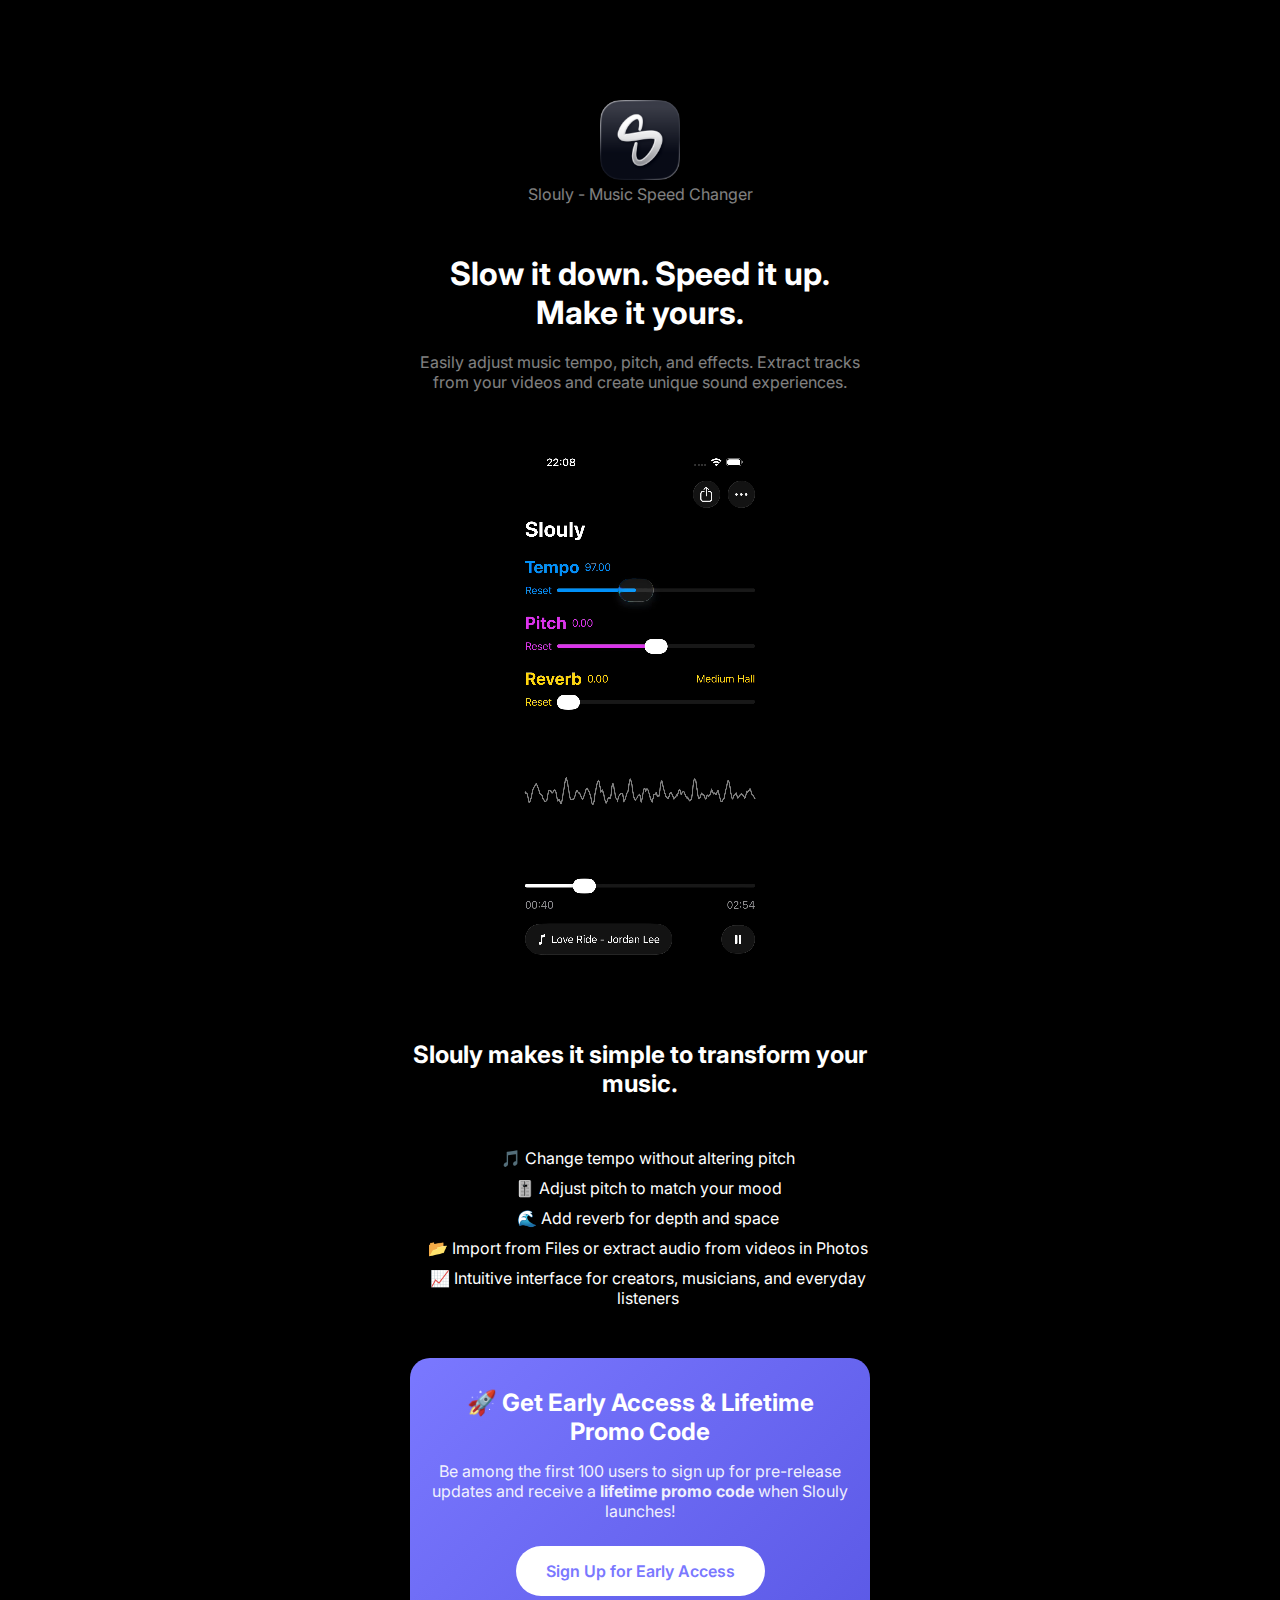
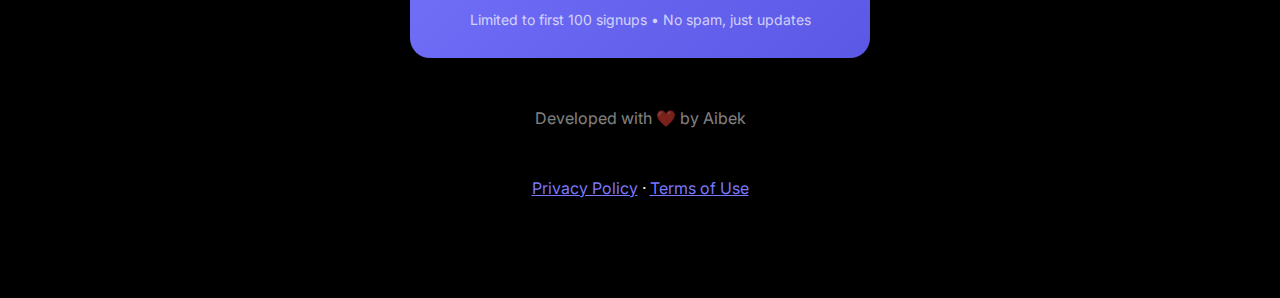
<file: index.html>
<!DOCTYPE html>
<html lang="en">
<head>
    <meta charset="UTF-8">
    <meta name="viewport" content="width=device-width, initial-scale=1.0">
    <title>Slouly - Music Speed Changer</title>
    <link rel="stylesheet" href="./index.css">
    <link rel="preconnect" href="https://fonts.googleapis.com">
    <link rel="preconnect" href="https://fonts.gstatic.com" crossorigin>
    <link href="https://fonts.googleapis.com/css2?family=Inter:wght@400;500;600&display=swap" rel="stylesheet">
    <link rel="apple-touch-icon" sizes="180x180" href="./assets/favicon/apple-touch-icon.png">
    <link rel="icon" type="image/png" sizes="32x32" href="./assets/favicon/favicon-32x32.png">
    <link rel="icon" type="image/png" sizes="16x16" href="./assets/favicon/favicon-16x16.png">
    <link rel="manifest" href="./assets/favicon/site.webmanifest">
</head>
<body>
<main class="container">
    <section>
        <img src="./assets/logo.png" alt="Logo" width="80px" height="80px"/>
        <p class="secondary">Slouly - Music Speed Changer</p>
    </section>
    <section>
        <h1>Slow it down. Speed it up. Make it yours.</h1>
        <br />
        <p class="secondary">Easily adjust music tempo, pitch, and effects. Extract tracks from your videos and create unique sound experiences.</p>
    </section>
    <video
            muted
            loop
            autoPlay
            playsInline
            poster="./assets/preview.png"
            preload="none">
        <source src="./assets/preview.webm" type="video/webm"/>
        <source src="./assets/preview.mp4" type="video/mp4"/>
    </video>
    <section>
        <h2>Slouly makes it simple to transform your music.</h2>
    </section>
    <section>
        <ul class="features">
            <li>🎵 Change tempo without altering pitch</li>
            <li>🎚️ Adjust pitch to match your mood</li>
            <li>🌊 Add reverb for depth and space</li>
            <li>📂 Import from Files or extract audio from videos in Photos</li>
            <li>📈 Intuitive interface for creators, musicians, and everyday listeners</li>
        </ul>
    </section>
    <section class="pre-release">
        <h2>🚀 Get Early Access & Lifetime Promo Code</h2>
        <p class="secondary">Be among the first 100 users to sign up for pre-release updates and receive a <strong>lifetime promo code</strong> when Slouly launches!</p>
        <a href="https://forms.gle/iMAXzz3qhZrZ9Sj59" target="_blank" class="cta-button">
            Sign Up for Early Access
        </a>
        <p class="small-text">Limited to first 100 signups • No spam, just updates</p>
    </section>
    <!-- <section>
        <h2>Try for free. Upgrade once to unlock exporting and save your masterpieces forever.</h2>
    </section>
    <section>
        <a href="https://apps.apple.com/app/id6748889278" target="_blank">
            <img src="./assets/appstore.svg" alt="AppStore" width="150px" />
        </a>
    </section>
    <section>
        <a href="https://apps.apple.com/app/id6748889278" target="_blank" style="background: white; padding: 10px; display: inline-block; border-radius: 20px">
            <img src="./assets/qr.svg" alt="QR" width="150px" />
        </a>
    </section> -->
    <section>
        <p class="secondary">Developed with ❤️ by Aibek</p>
    </section>
    <footer>
        <a href="./privacy">Privacy Policy</a>
        <span>·</span>
        <a href="./terms">Terms of Use</a>
    </footer>
</main>
</body>
</html>
</file>
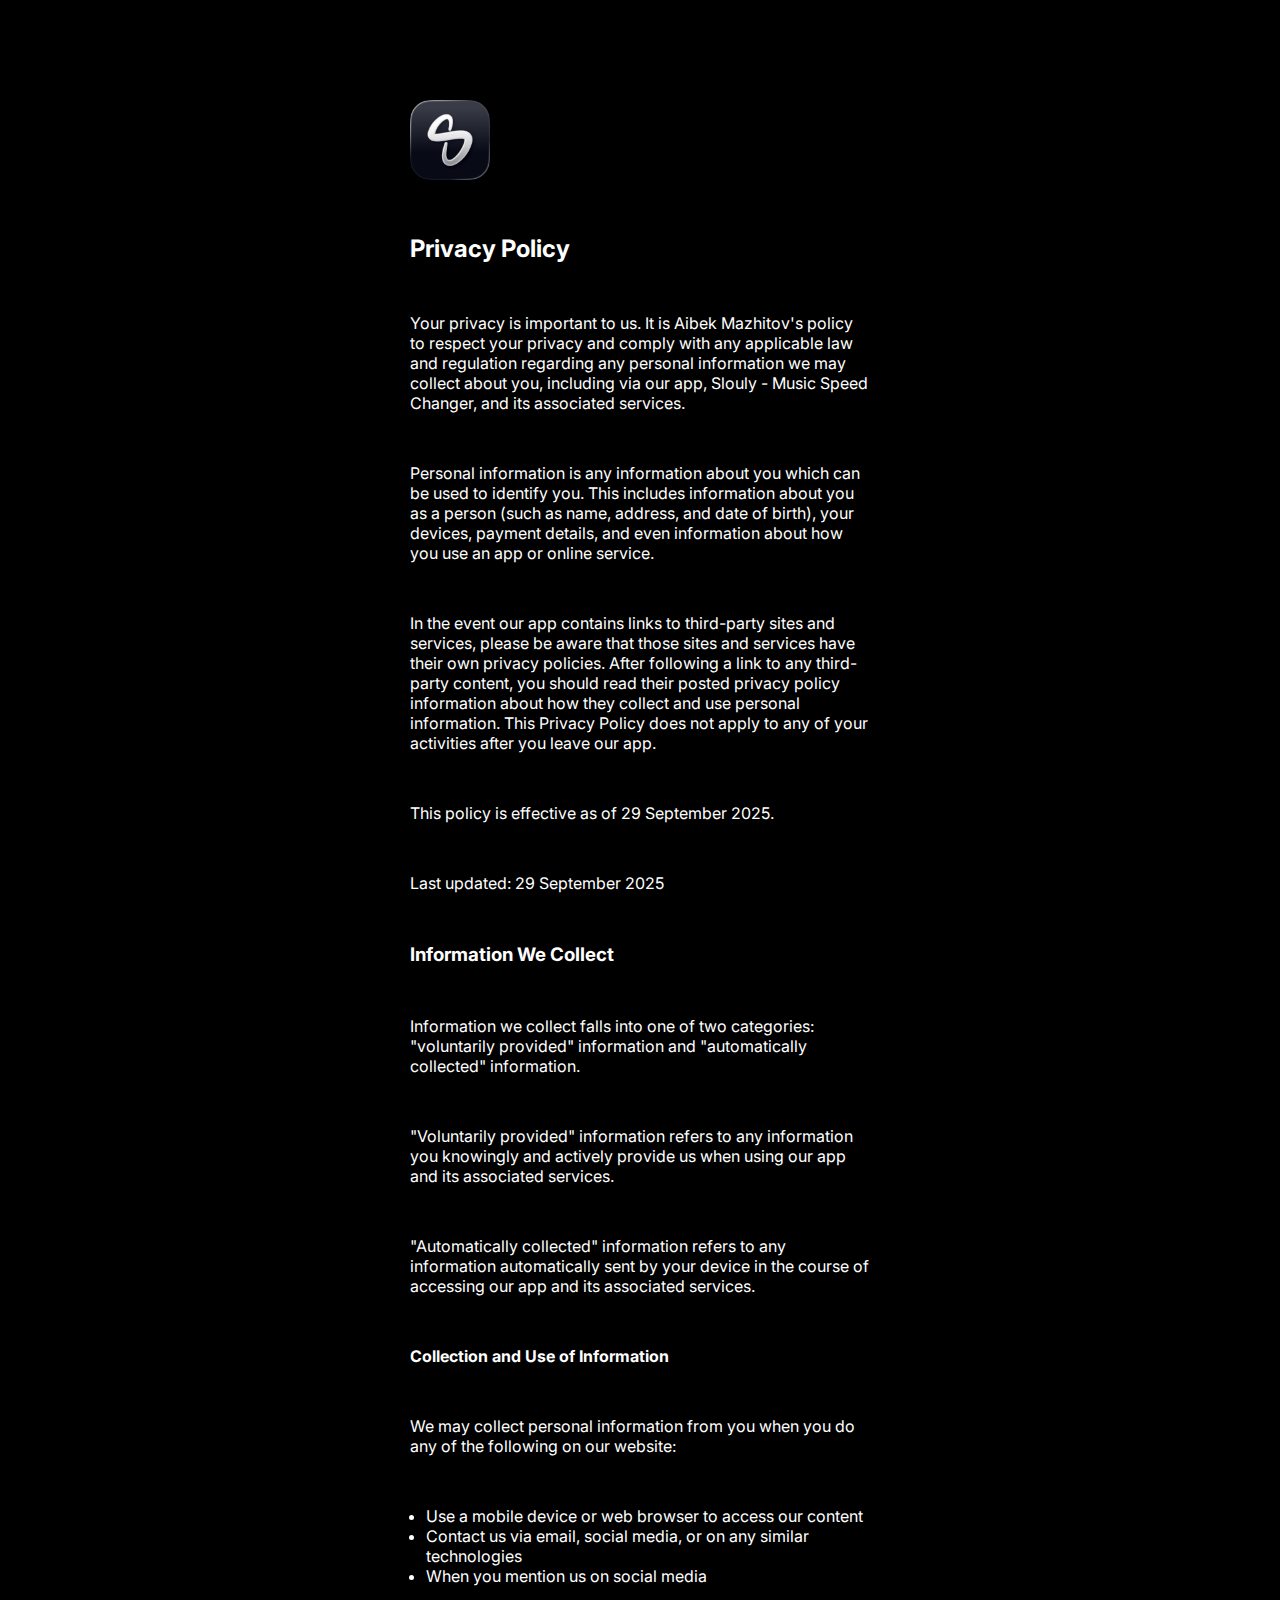
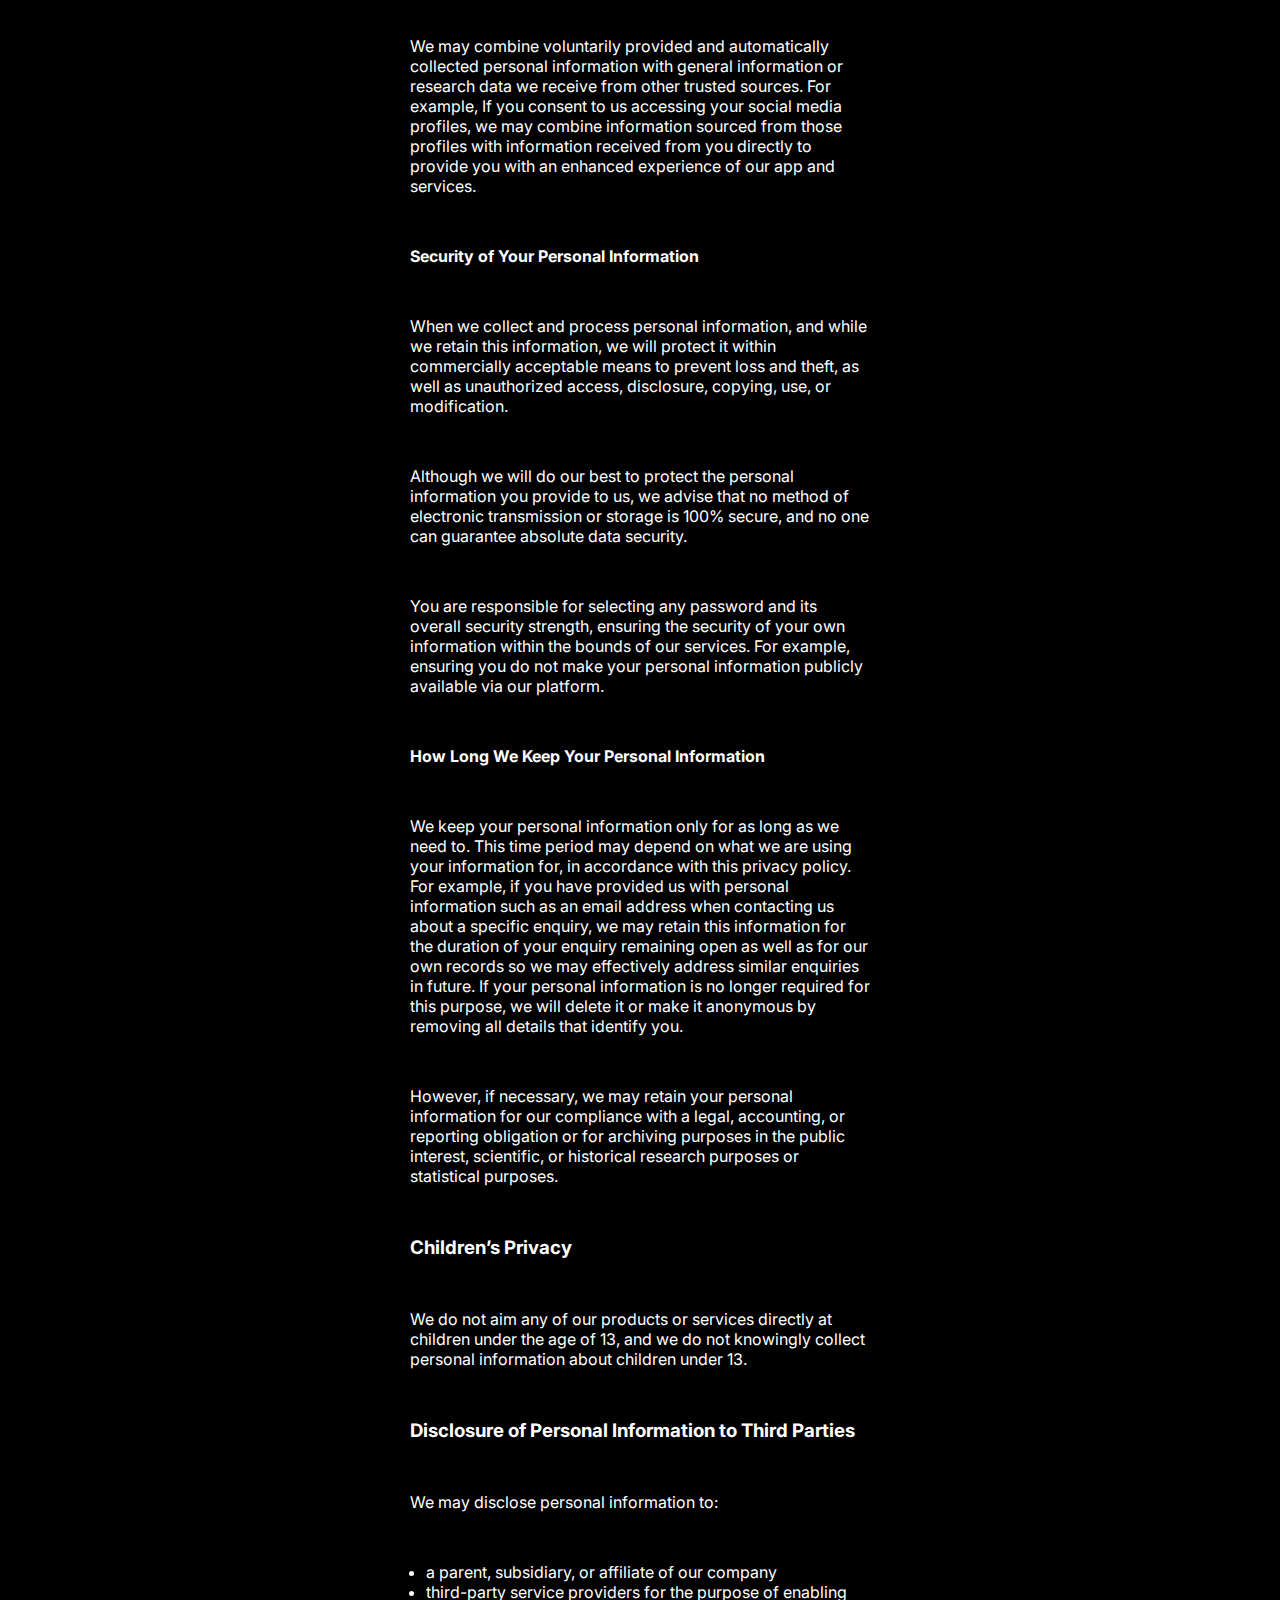
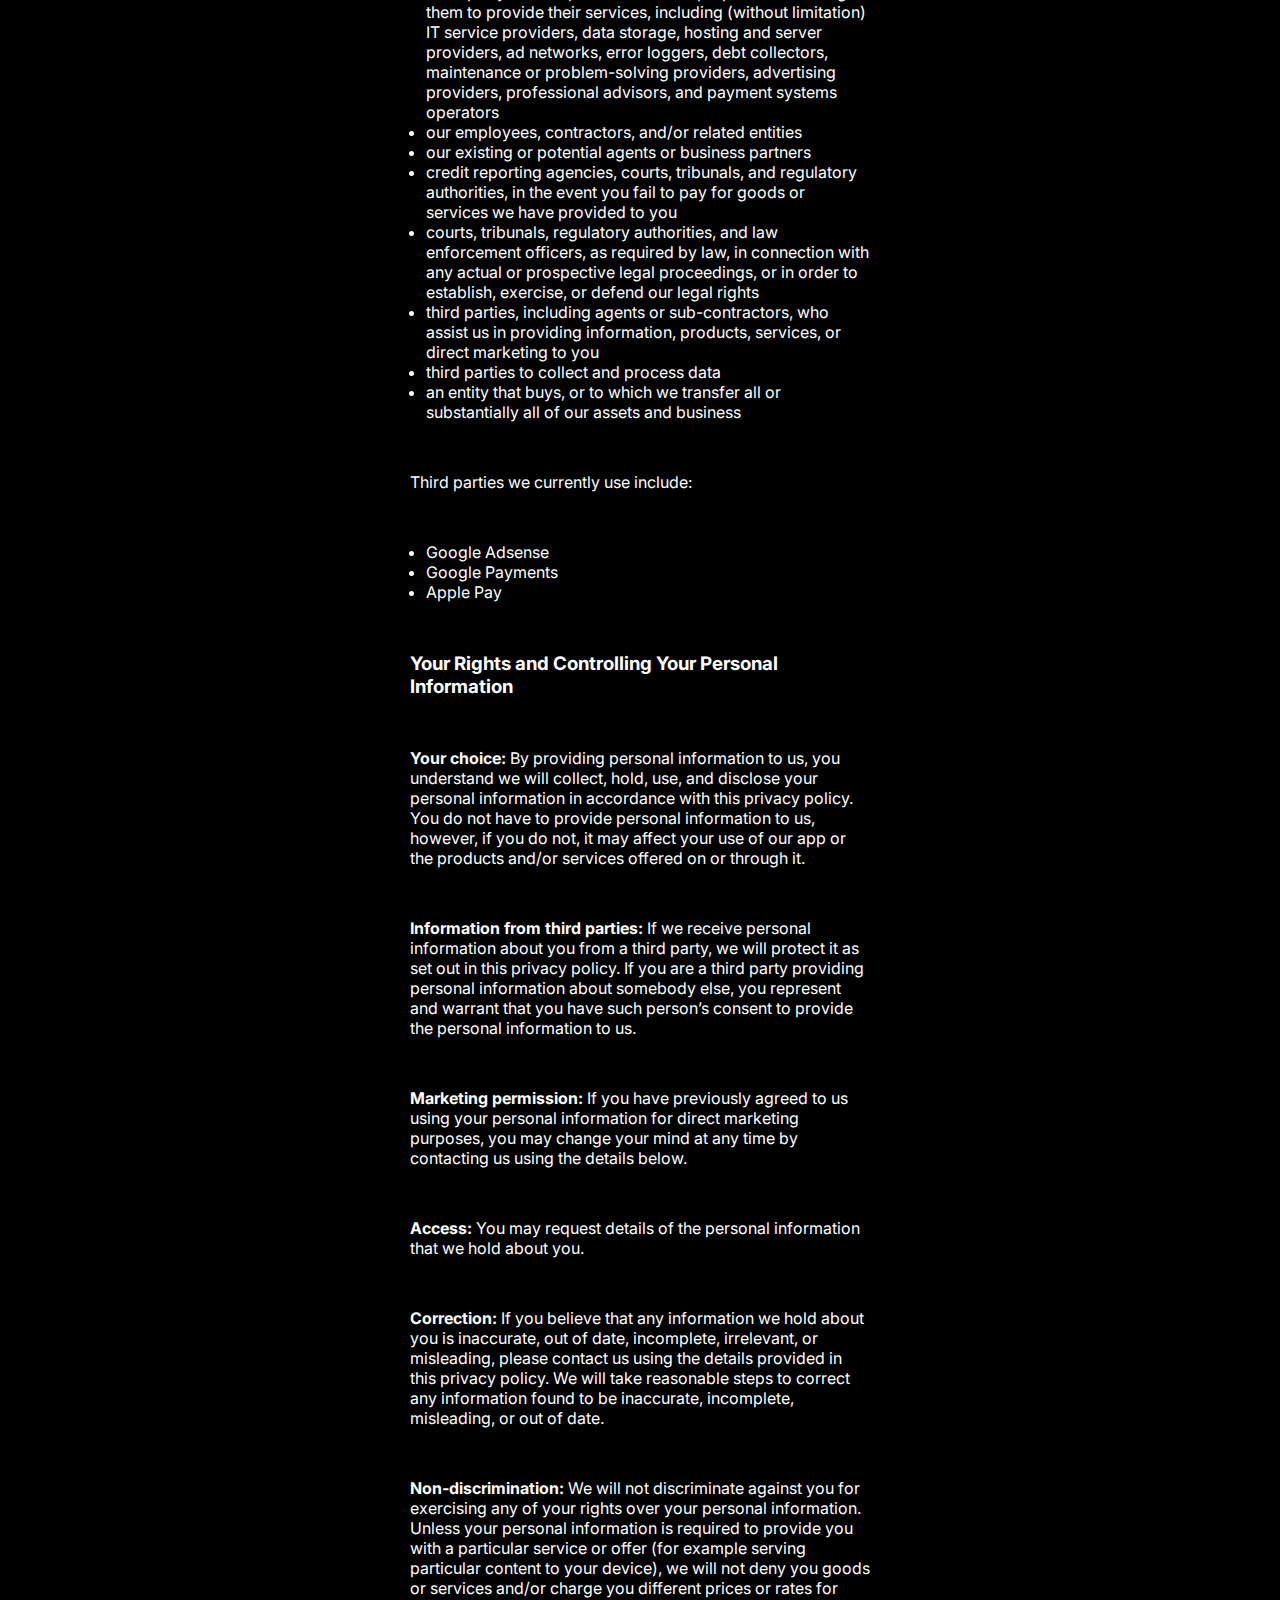
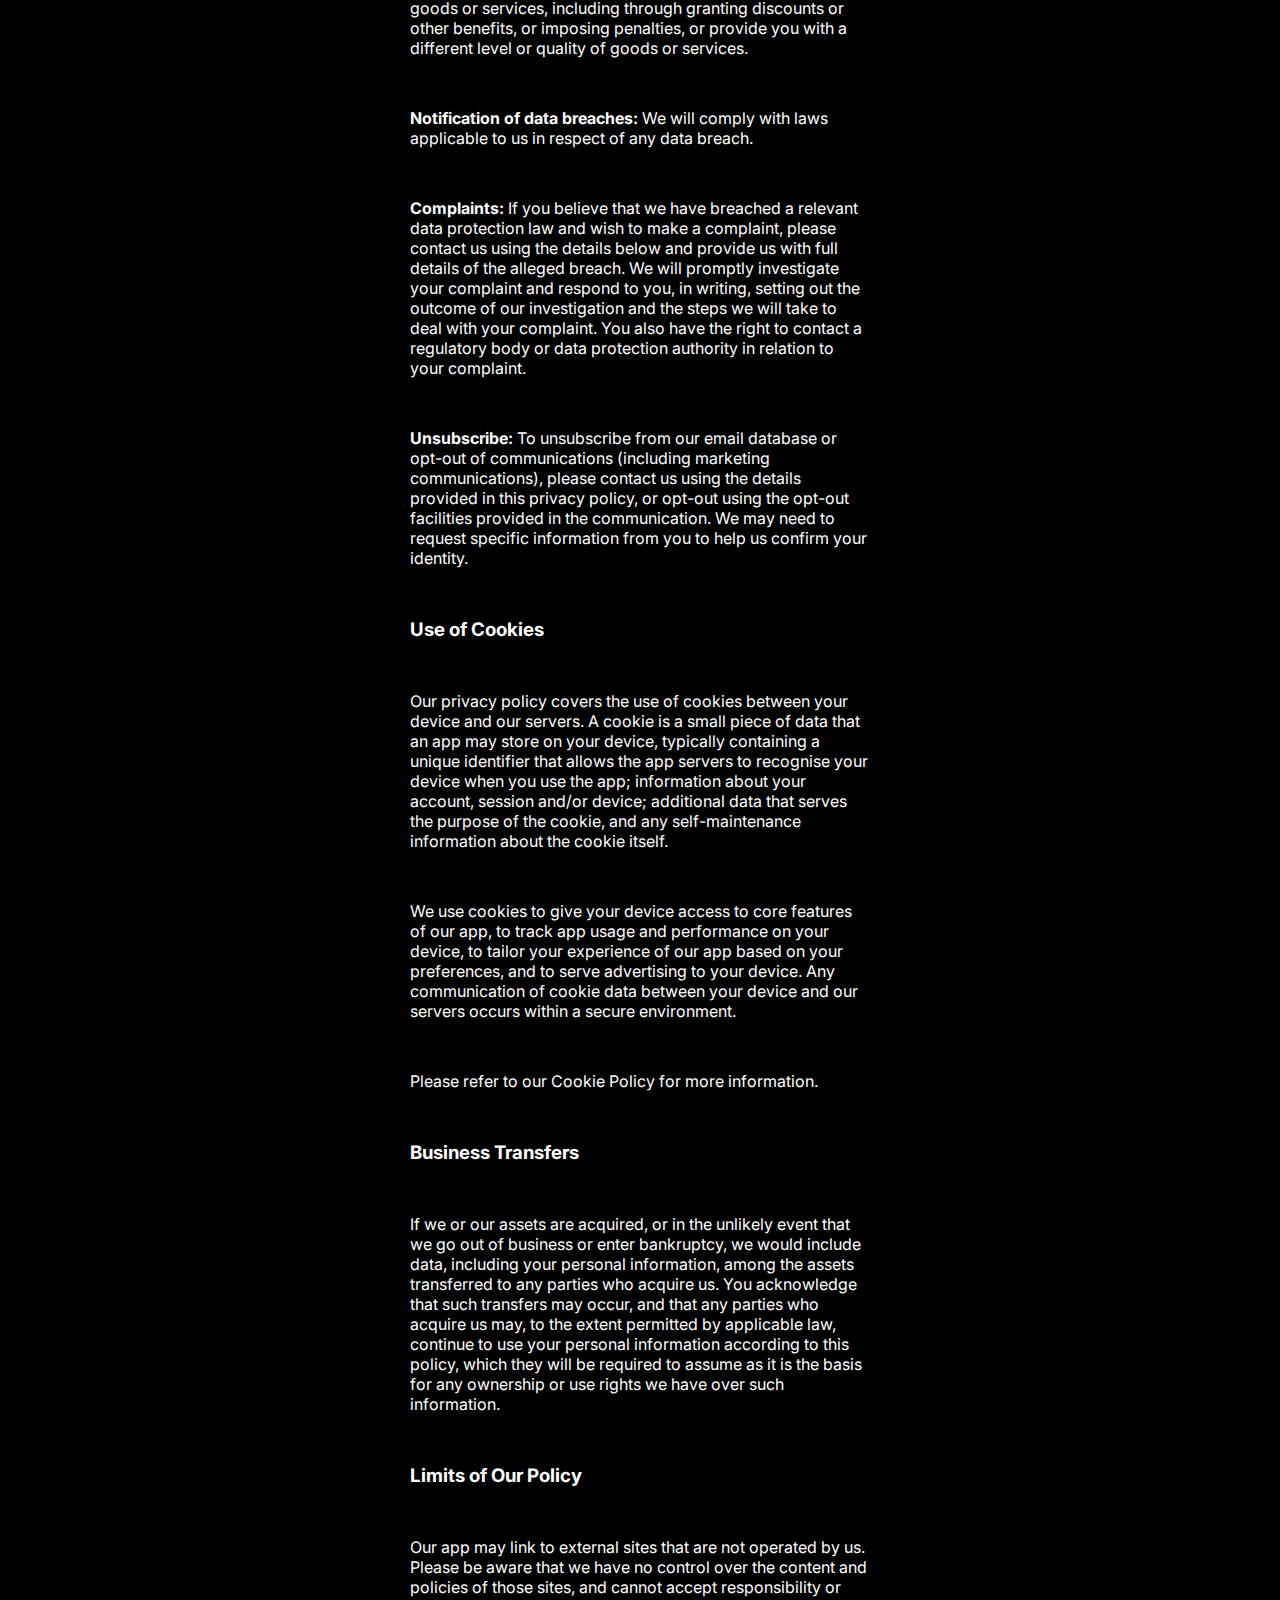
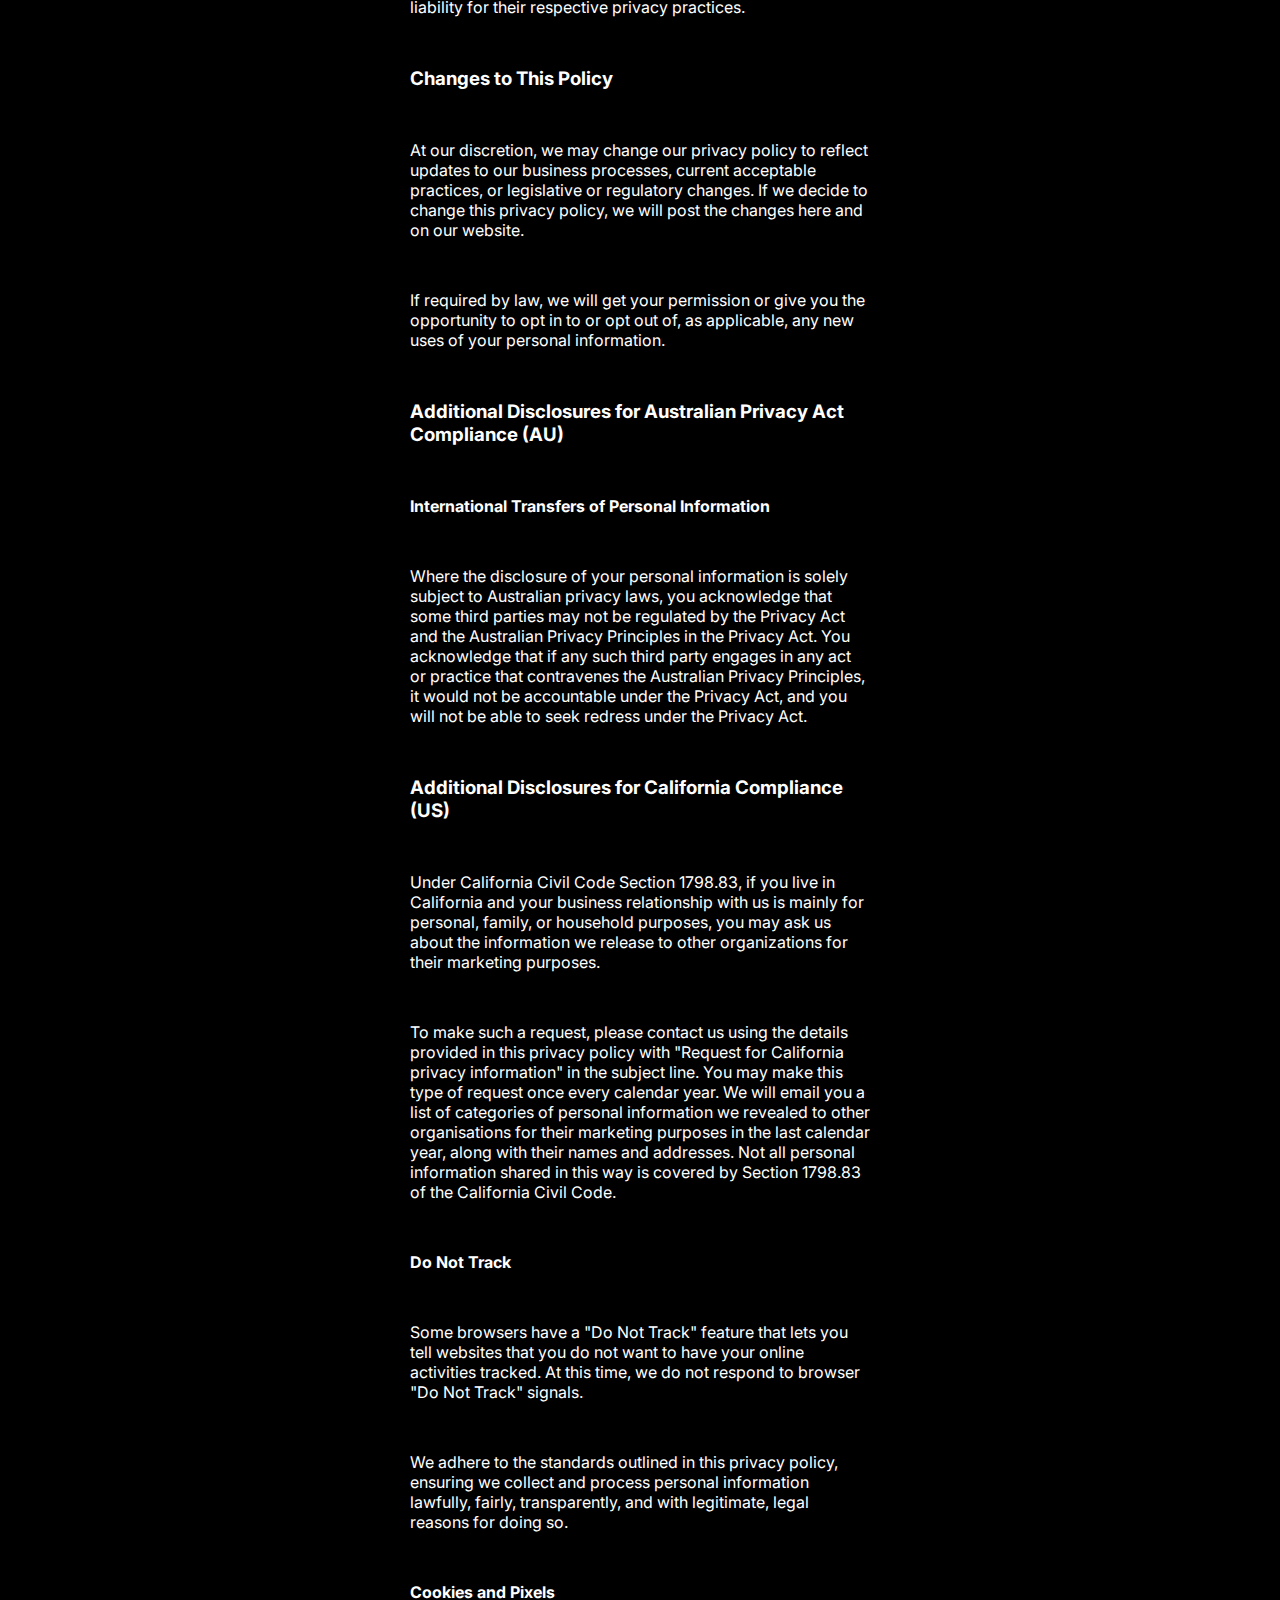
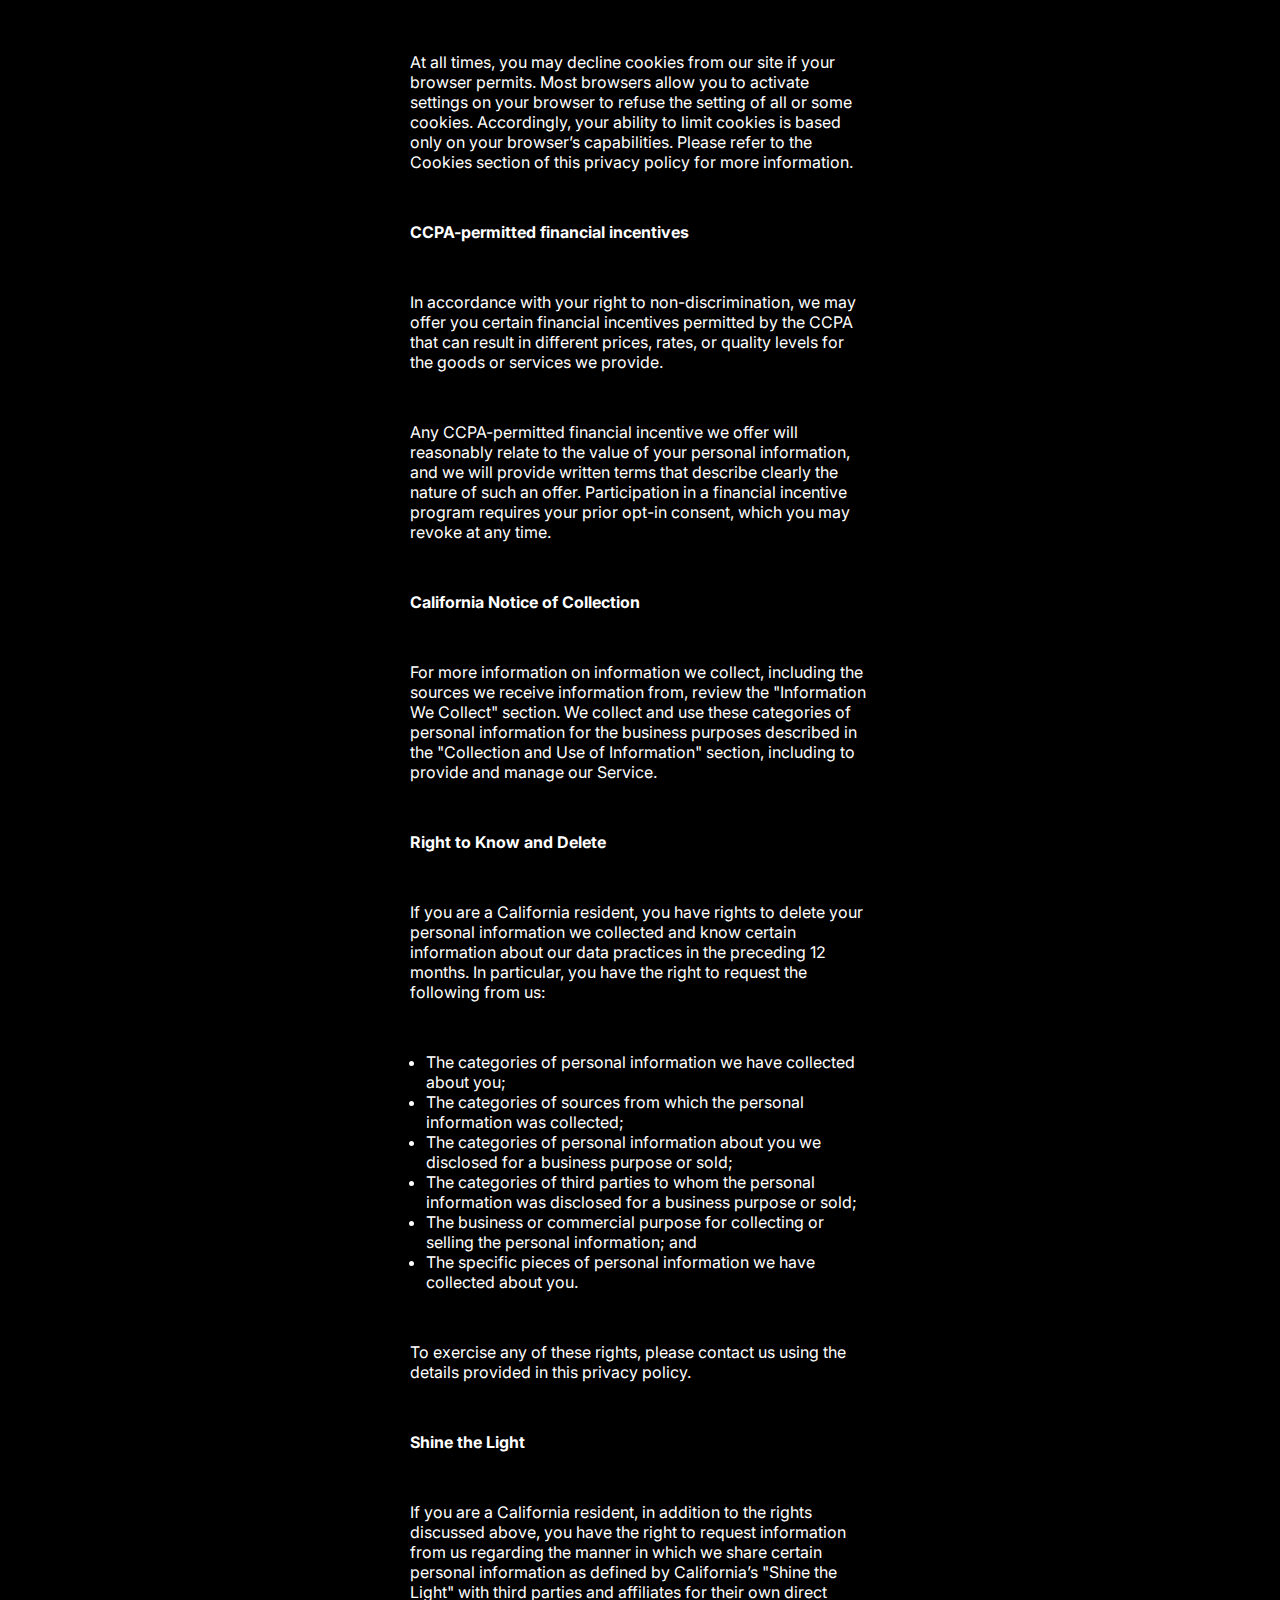
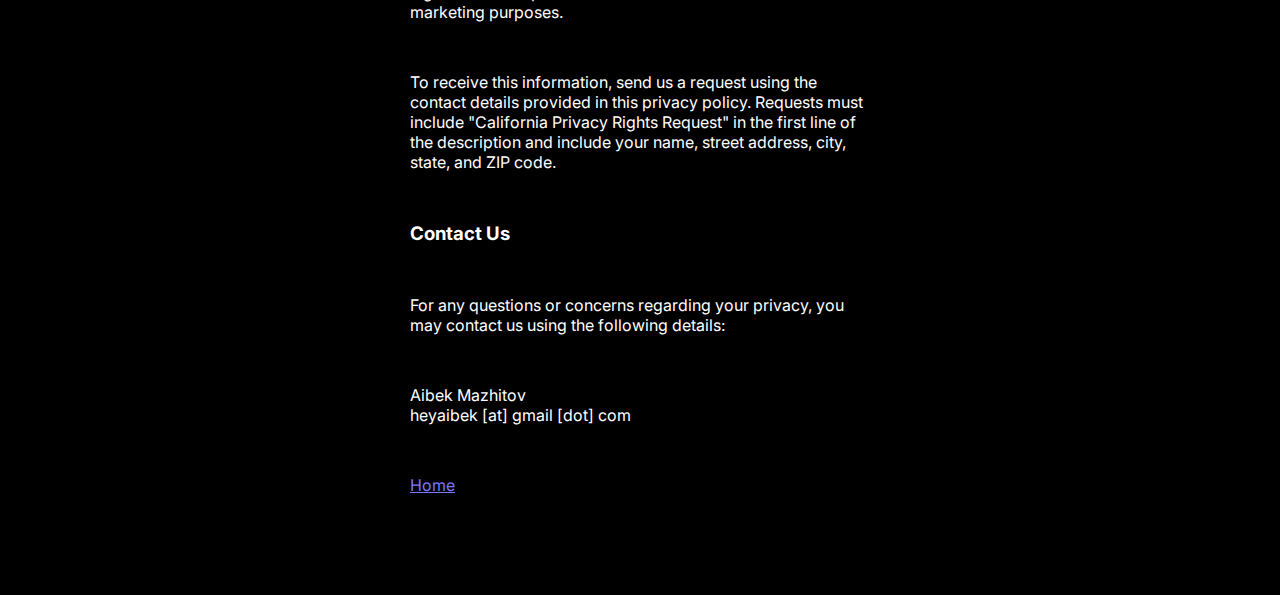
<file: privacy.html>
<!DOCTYPE html>
<html lang="en">
<head>
    <meta charset="UTF-8">
    <meta name="viewport" content="width=device-width, initial-scale=1.0">
    <title>Privacy Policy for Slouly - Music Speed Changer</title>
    <link rel="stylesheet" href="./index.css">
    <link rel="preconnect" href="https://fonts.googleapis.com">
    <link rel="preconnect" href="https://fonts.gstatic.com" crossorigin>
    <link href="https://fonts.googleapis.com/css2?family=Inter:wght@400;500;600&display=swap" rel="stylesheet">
    <link rel="apple-touch-icon" sizes="180x180" href="./assets/favicon/apple-touch-icon.png">
    <link rel="icon" type="image/png" sizes="32x32" href="./assets/favicon/favicon-32x32.png">
    <link rel="icon" type="image/png" sizes="16x16" href="./assets/favicon/favicon-16x16.png">
    <link rel="manifest" href="./assets/favicon/site.webmanifest">
    <style>
        body {
            text-align: start;
        }
    </style>
</head>
<body>
<main class="container">
    <section>
        <a href="./">
            <img src="./assets/logo.png" alt="Logo" width="80px" height="80px"/>
        </a>
    </section>
    <h2>Privacy Policy</h2>
    <p>Your privacy is important to us. It is Aibek Mazhitov&#39;s policy to respect your privacy and comply with any
        applicable law and regulation regarding any personal information we may collect about you, including via our app,
        Slouly - Music Speed Changer, and its associated services. </p>
    <p>Personal information is any information about you which can be used to identify you. This includes information about
        you as a person (such as name, address, and date of birth), your devices, payment details, and even information
        about how you use an app or online service. </p>
    <p>In the event our app contains links to third-party sites and services, please be aware that those sites and services
        have their own privacy policies. After following a link to any third-party content, you should read their posted
        privacy policy information about how they collect and use personal information. This Privacy Policy does not apply
        to any of your activities after you leave our app. </p>
    <p>This policy is effective as of 29 September 2025. </p>
    <p>Last updated: 29 September 2025 </p>
    <h3>Information We Collect</h3>
    <p>Information we collect falls into one of two categories: "voluntarily provided" information and "automatically
        collected" information. </p>
    <p>"Voluntarily provided" information refers to any information you knowingly and actively provide us when
        using our app and its associated services. </p>
    <p>"Automatically collected" information refers to any information automatically sent by your device in the
        course of accessing our app and its associated services. </p>
    <h4>Collection and Use of Information</h4>
    <p>We may collect personal information from you when you do any of the following on our website: </p>
    <ul>
        <li>Use a mobile device or web browser to access our content</li>
        <li>Contact us via email, social media, or on any similar technologies</li>
        <li>When you mention us on social media</li>
    </ul>
    <p>We may combine voluntarily provided and automatically collected personal information with general information or
        research data we receive from other trusted sources. For example, If you consent to us accessing your social media
        profiles, we may combine information sourced from those profiles with information received from you directly to
        provide you with an enhanced experience of our app and services. </p>
    <h4>Security of Your Personal Information</h4>
    <p>When we collect and process personal information, and while we retain this information, we will protect it within
        commercially acceptable means to prevent loss and theft, as well as unauthorized access, disclosure, copying, use,
        or modification. </p>
    <p>Although we will do our best to protect the personal information you provide to us, we advise that no method of
        electronic transmission or storage is 100% secure, and no one can guarantee absolute data security. </p>
    <p>You are responsible for selecting any password and its overall security strength, ensuring the security of your own
        information within the bounds of our services. For example, ensuring you do not make your personal information
        publicly available via our platform. </p>
    <h4>How Long We Keep Your Personal Information</h4>
    <p>We keep your personal information only for as long as we need to. This time period may depend on what we are using
        your information for, in accordance with this privacy policy. For example, if you have provided us with personal
        information such as an email address when contacting us about a specific enquiry, we may retain this information for
        the duration of your enquiry remaining open as well as for our own records so we may effectively address similar
        enquiries in future. If your personal information is no longer required for this purpose, we will delete it or make
        it anonymous by removing all details that identify you. </p>
    <p>However, if necessary, we may retain your personal information for our compliance with a legal, accounting, or
        reporting obligation or for archiving purposes in the public interest, scientific, or historical research purposes
        or statistical purposes. </p>
    <h3>Children’s Privacy</h3>
    <p>We do not aim any of our products or services directly at children under the age of 13, and we do not knowingly
        collect personal information about children under 13. </p>
    <h3>Disclosure of Personal Information to Third Parties</h3>
    <p>We may disclose personal information to: </p>
    <ul>
        <li>a parent, subsidiary, or affiliate of our company</li>
        <li>third-party service providers for the purpose of enabling them to provide their services, including (without
            limitation) IT service providers, data storage, hosting and server providers, ad networks, error loggers, debt
            collectors, maintenance or problem-solving providers, advertising providers, professional advisors, and payment
            systems operators
        </li>
        <li>our employees, contractors, and/or related entities</li>
        <li>our existing or potential agents or business partners</li>
        <li>credit reporting agencies, courts, tribunals, and regulatory authorities, in the event you fail to pay for goods
            or services we have provided to you
        </li>
        <li>courts, tribunals, regulatory authorities, and law enforcement officers, as required by law, in connection with
            any actual or prospective legal proceedings, or in order to establish, exercise, or defend our legal rights
        </li>
        <li>third parties, including agents or sub-contractors, who assist us in providing information, products, services,
            or direct marketing to you
        </li>
        <li>third parties to collect and process data</li>
        <li>an entity that buys, or to which we transfer all or substantially all of our assets and business</li>
    </ul>
    <p>Third parties we currently use include: </p>
    <ul>
        <li>Google Adsense</li>
        <li>Google Payments</li>
        <li>Apple Pay</li>
    </ul>
    <h3>Your Rights and Controlling Your Personal Information</h3>
    <p><strong>Your choice:</strong> By providing personal information to us, you understand we will collect, hold, use, and
        disclose your personal information in accordance with this privacy policy. You do not have to provide personal
        information to us, however, if you do not, it may affect your use of our app or the products and/or services offered
        on or through it. </p>
    <p><strong>Information from third parties:</strong> If we receive personal information about you from a third party, we
        will protect it as set out in this privacy policy. If you are a third party providing personal information about
        somebody else, you represent and warrant that you have such person’s consent to provide the personal information to
        us. </p>
    <p><strong>Marketing permission:</strong> If you have previously agreed to us using your personal information for direct
        marketing purposes, you may change your mind at any time by contacting us using the details below. </p>
    <p><strong>Access:</strong> You may request details of the personal information that we hold about you. </p>
    <p><strong>Correction:</strong> If you believe that any information we hold about you is inaccurate, out of date,
        incomplete, irrelevant, or misleading, please contact us using the details provided in this privacy policy. We will
        take reasonable steps to correct any information found to be inaccurate, incomplete, misleading, or out of date.
    </p>
    <p><strong>Non-discrimination:</strong> We will not discriminate against you for exercising any of your rights over your
        personal information. Unless your personal information is required to provide you with a particular service or offer
        (for example serving particular content to your device), we will not deny you goods or services and/or charge you
        different prices or rates for goods or services, including through granting discounts or other benefits, or imposing
        penalties, or provide you with a different level or quality of goods or services. </p>
    <p><strong>Notification of data breaches:</strong> We will comply with laws applicable to us in respect of any data
        breach. </p>
    <p><strong>Complaints:</strong> If you believe that we have breached a relevant data protection law and wish to make a
        complaint, please contact us using the details below and provide us with full details of the alleged breach. We will
        promptly investigate your complaint and respond to you, in writing, setting out the outcome of our investigation and
        the steps we will take to deal with your complaint. You also have the right to contact a regulatory body or data
        protection authority in relation to your complaint. </p>
    <p><strong>Unsubscribe:</strong> To unsubscribe from our email database or opt-out of communications (including
        marketing communications), please contact us using the details provided in this privacy policy, or opt-out using the
        opt-out facilities provided in the communication. We may need to request specific information from you to help us
        confirm your identity. </p>
    <h3>Use of Cookies</h3>
    <p>Our privacy policy covers the use of cookies between your device and our servers. A cookie is a small piece of data
        that an app may store on your device, typically containing a unique identifier that allows the app servers to
        recognise your device when you use the app; information about your account, session and/or device; additional data
        that serves the purpose of the cookie, and any self-maintenance information about the cookie itself. </p>
    <p>We use cookies to give your device access to core features of our app, to track app usage and performance on your
        device, to tailor your experience of our app based on your preferences, and to serve advertising to your device. Any
        communication of cookie data between your device and our servers occurs within a secure environment. </p>
    <p>Please refer to our Cookie Policy for more information. </p>
    <h3>Business Transfers</h3>
    <p>If we or our assets are acquired, or in the unlikely event that we go out of business or enter bankruptcy, we would
        include data, including your personal information, among the assets transferred to any parties who acquire us. You
        acknowledge that such transfers may occur, and that any parties who acquire us may, to the extent permitted by
        applicable law, continue to use your personal information according to this policy, which they will be required to
        assume as it is the basis for any ownership or use rights we have over such information. </p>
    <h3>Limits of Our Policy</h3>
    <p>Our app may link to external sites that are not operated by us. Please be aware that we have no control over the
        content and policies of those sites, and cannot accept responsibility or liability for their respective privacy
        practices. </p>
    <h3>Changes to This Policy</h3>
    <p>At our discretion, we may change our privacy policy to reflect updates to our business processes, current acceptable
        practices, or legislative or regulatory changes. If we decide to change this privacy policy, we will post the
        changes here and on our website. </p>
    <p>If required by law, we will get your permission or give you the opportunity to opt in to or opt out of, as
        applicable, any new uses of your personal information. </p>
    <h3>Additional Disclosures for Australian Privacy Act Compliance (AU)</h3>
    <h4>International Transfers of Personal Information</h4>
    <p>Where the disclosure of your personal information is solely subject to Australian privacy laws, you acknowledge that
        some third parties may not be regulated by the Privacy Act and the Australian Privacy Principles in the Privacy Act.
        You acknowledge that if any such third party engages in any act or practice that contravenes the Australian Privacy
        Principles, it would not be accountable under the Privacy Act, and you will not be able to seek redress under the
        Privacy Act. </p>
    <h3>Additional Disclosures for California Compliance (US)</h3>
    <p>Under California Civil Code Section 1798.83, if you live in California and your business relationship with us is
        mainly for personal, family, or household purposes, you may ask us about the information we release to other
        organizations for their marketing purposes. </p>
    <p>To make such a request, please contact us using the details provided in this privacy policy with "Request for
        California privacy information" in the subject line. You may make this type of request once every calendar
        year. We will email you a list of categories of personal information we revealed to other organisations for their
        marketing purposes in the last calendar year, along with their names and addresses. Not all personal information
        shared in this way is covered by Section 1798.83 of the California Civil Code. </p>
    <h4>Do Not Track</h4>
    <p>Some browsers have a "Do Not Track" feature that lets you tell websites that you do not want to have your
        online activities tracked. At this time, we do not respond to browser "Do Not Track" signals. </p>
    <p>We adhere to the standards outlined in this privacy policy, ensuring we collect and process personal information
        lawfully, fairly, transparently, and with legitimate, legal reasons for doing so. </p>
    <h4>Cookies and Pixels</h4>
    <p>At all times, you may decline cookies from our site if your browser permits. Most browsers allow you to activate
        settings on your browser to refuse the setting of all or some cookies. Accordingly, your ability to limit cookies is
        based only on your browser’s capabilities. Please refer to the Cookies section of this privacy policy for more
        information. </p>
    <h4>CCPA-permitted financial incentives</h4>
    <p>In accordance with your right to non-discrimination, we may offer you certain financial incentives permitted by the
        CCPA that can result in different prices, rates, or quality levels for the goods or services we provide. </p>
    <p>Any CCPA-permitted financial incentive we offer will reasonably relate to the value of your personal information, and
        we will provide written terms that describe clearly the nature of such an offer. Participation in a financial
        incentive program requires your prior opt-in consent, which you may revoke at any time. </p>
    <h4>California Notice of Collection</h4>
    <p>For more information on information we collect, including the sources we receive information from, review the "Information
        We Collect" section. We collect and use these categories of personal information for the business purposes
        described in the "Collection and Use of Information" section, including to provide and manage our
        Service. </p>
    <h4>Right to Know and Delete</h4>
    <p>If you are a California resident, you have rights to delete your personal information we collected and know certain
        information about our data practices in the preceding 12 months. In particular, you have the right to request the
        following from us: </p>
    <ul>
        <li>The categories of personal information we have collected about you;</li>
        <li>The categories of sources from which the personal information was collected;</li>
        <li>The categories of personal information about you we disclosed for a business purpose or sold;</li>
        <li>The categories of third parties to whom the personal information was disclosed for a business purpose or sold;
        </li>
        <li>The business or commercial purpose for collecting or selling the personal information; and</li>
        <li>The specific pieces of personal information we have collected about you.</li>
    </ul>
    <p>To exercise any of these rights, please contact us using the details provided in this privacy policy. </p>
    <h4>Shine the Light</h4>
    <p>If you are a California resident, in addition to the rights discussed above, you have the right to request
        information from us regarding the manner in which we share certain personal information as defined by California’s
        "Shine the Light" with third parties and affiliates for their own direct marketing purposes. </p>
    <p>To receive this information, send us a request using the contact details provided in this privacy policy. Requests
        must include "California Privacy Rights Request" in the first line of the description and include your
        name, street address, city, state, and ZIP code. </p>
    <h3>Contact Us</h3>
    <p>For any questions or concerns regarding your privacy, you may contact us using the following details: </p>
    <p>Aibek Mazhitov<br/>
        <span>heyaibek [at] gmail [dot] com</span>
    </p>
    <section>
        <a href="./">Home</a>
    </section>
</main>
</body>
</file>
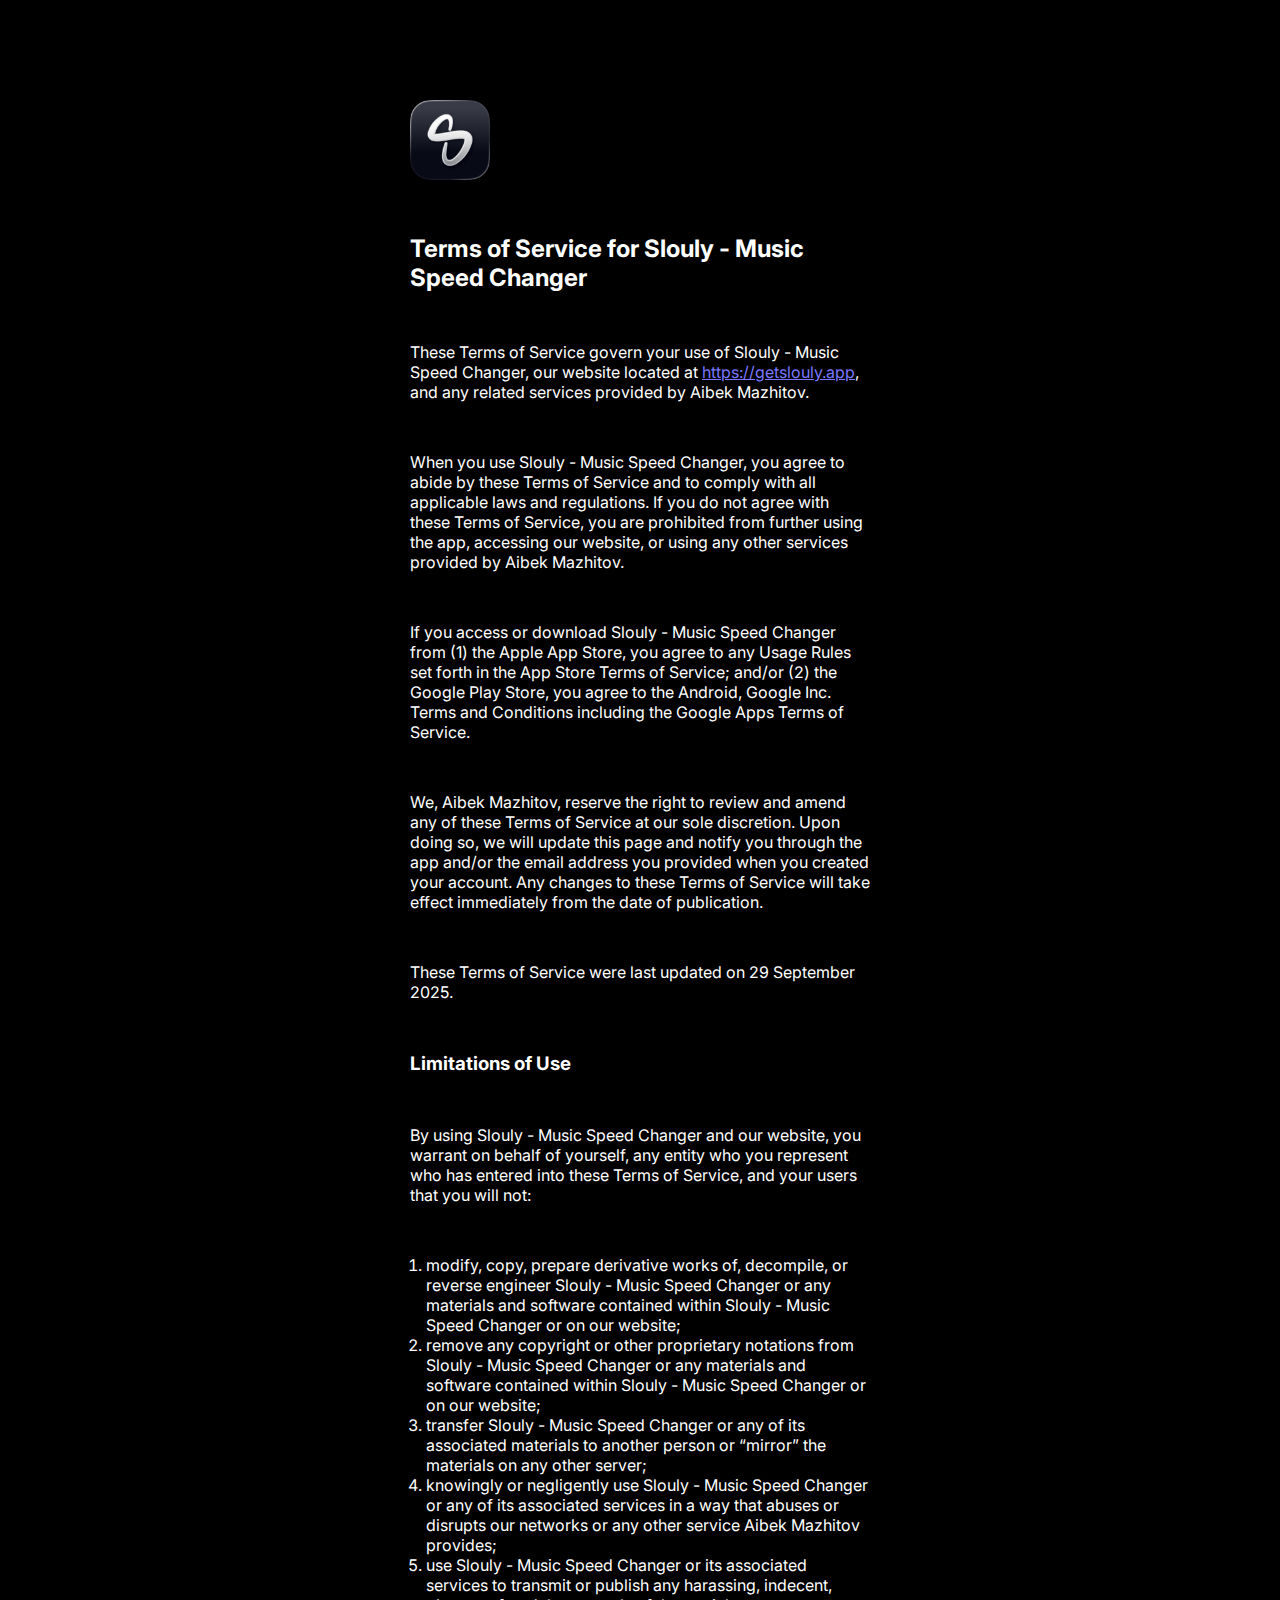
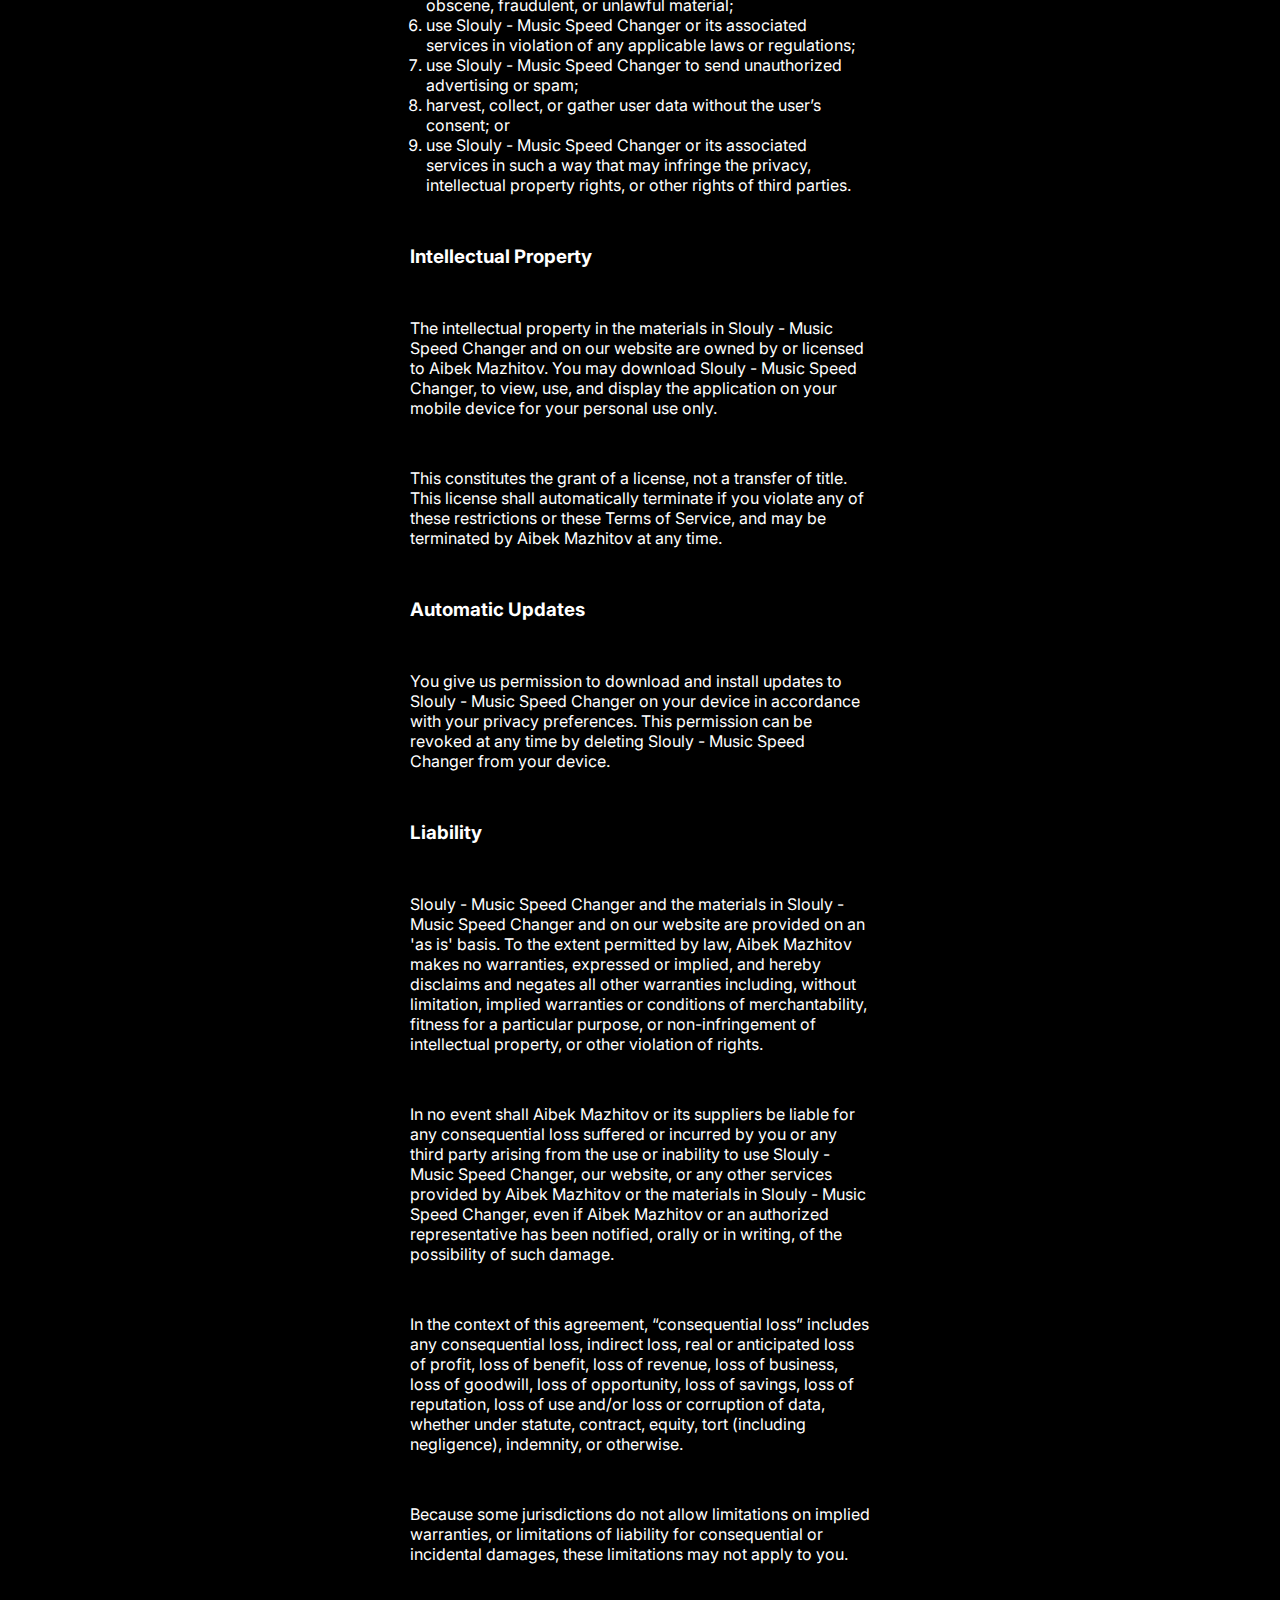
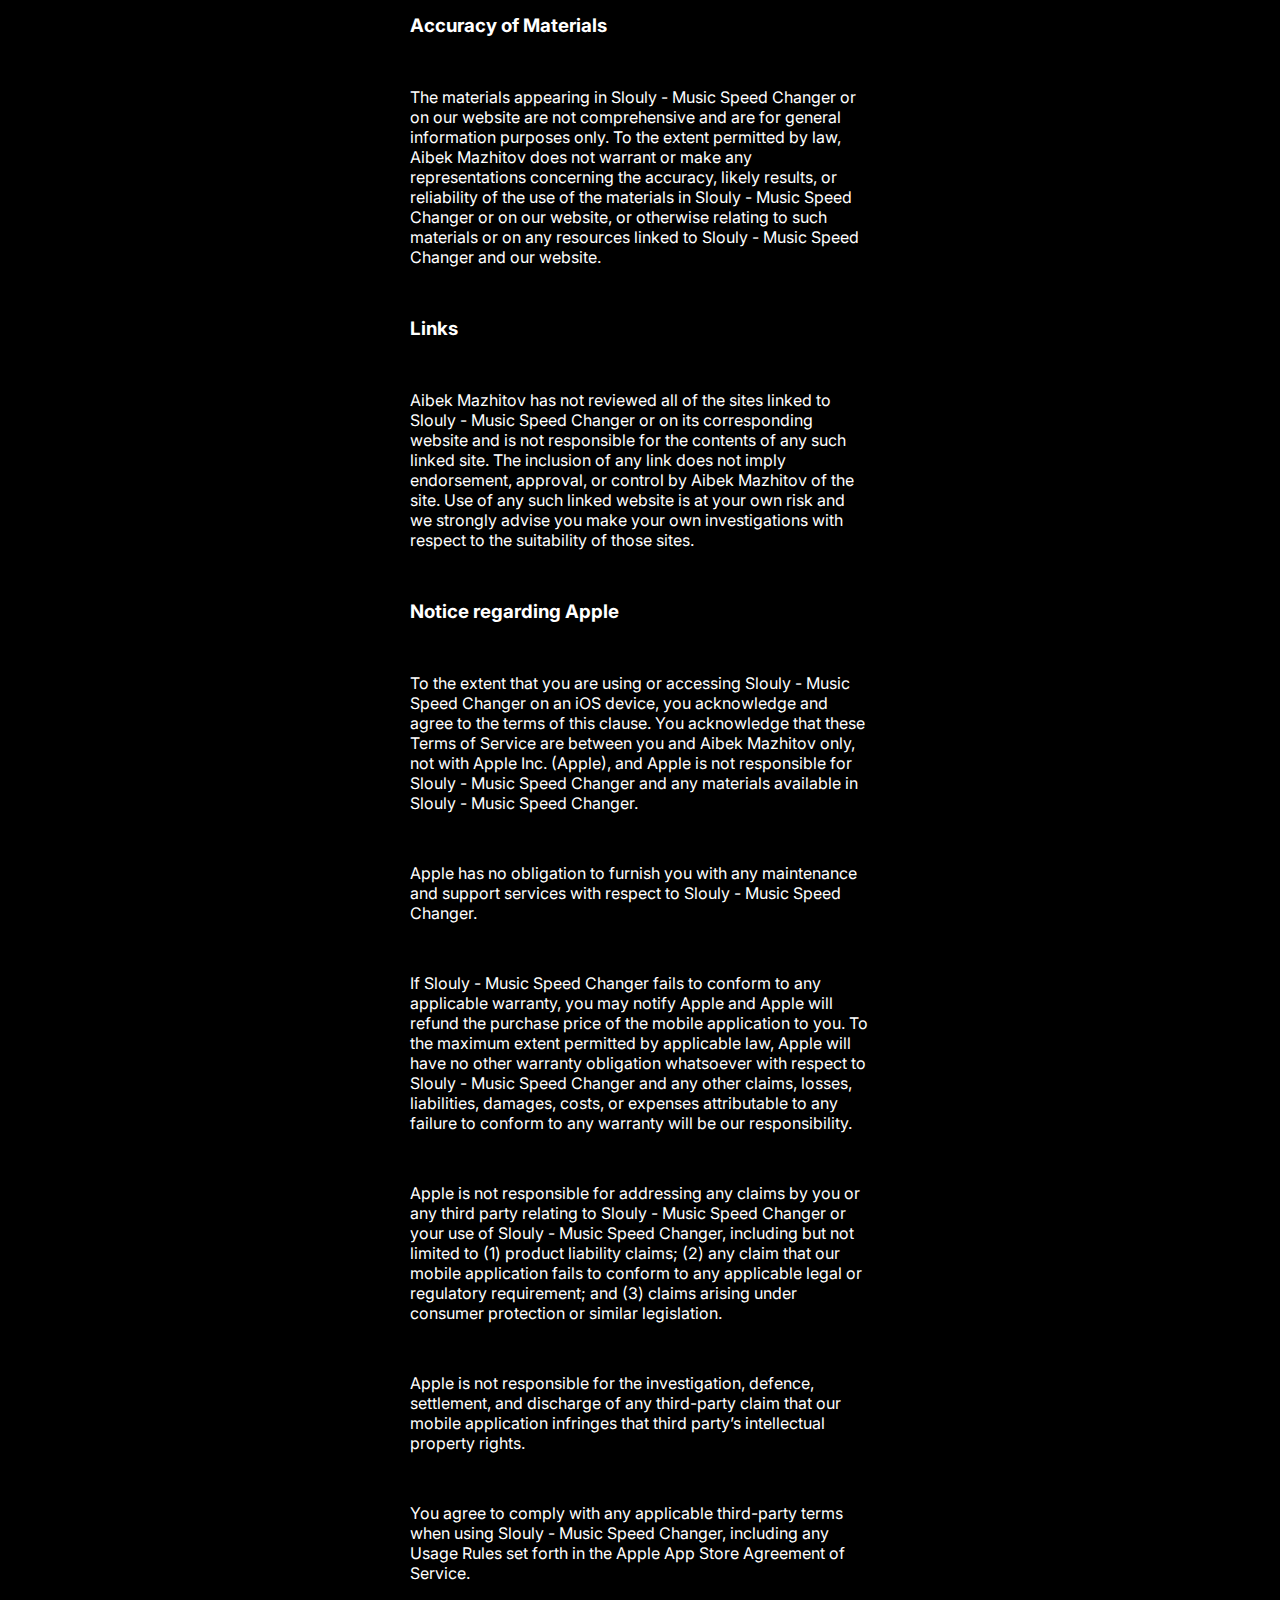
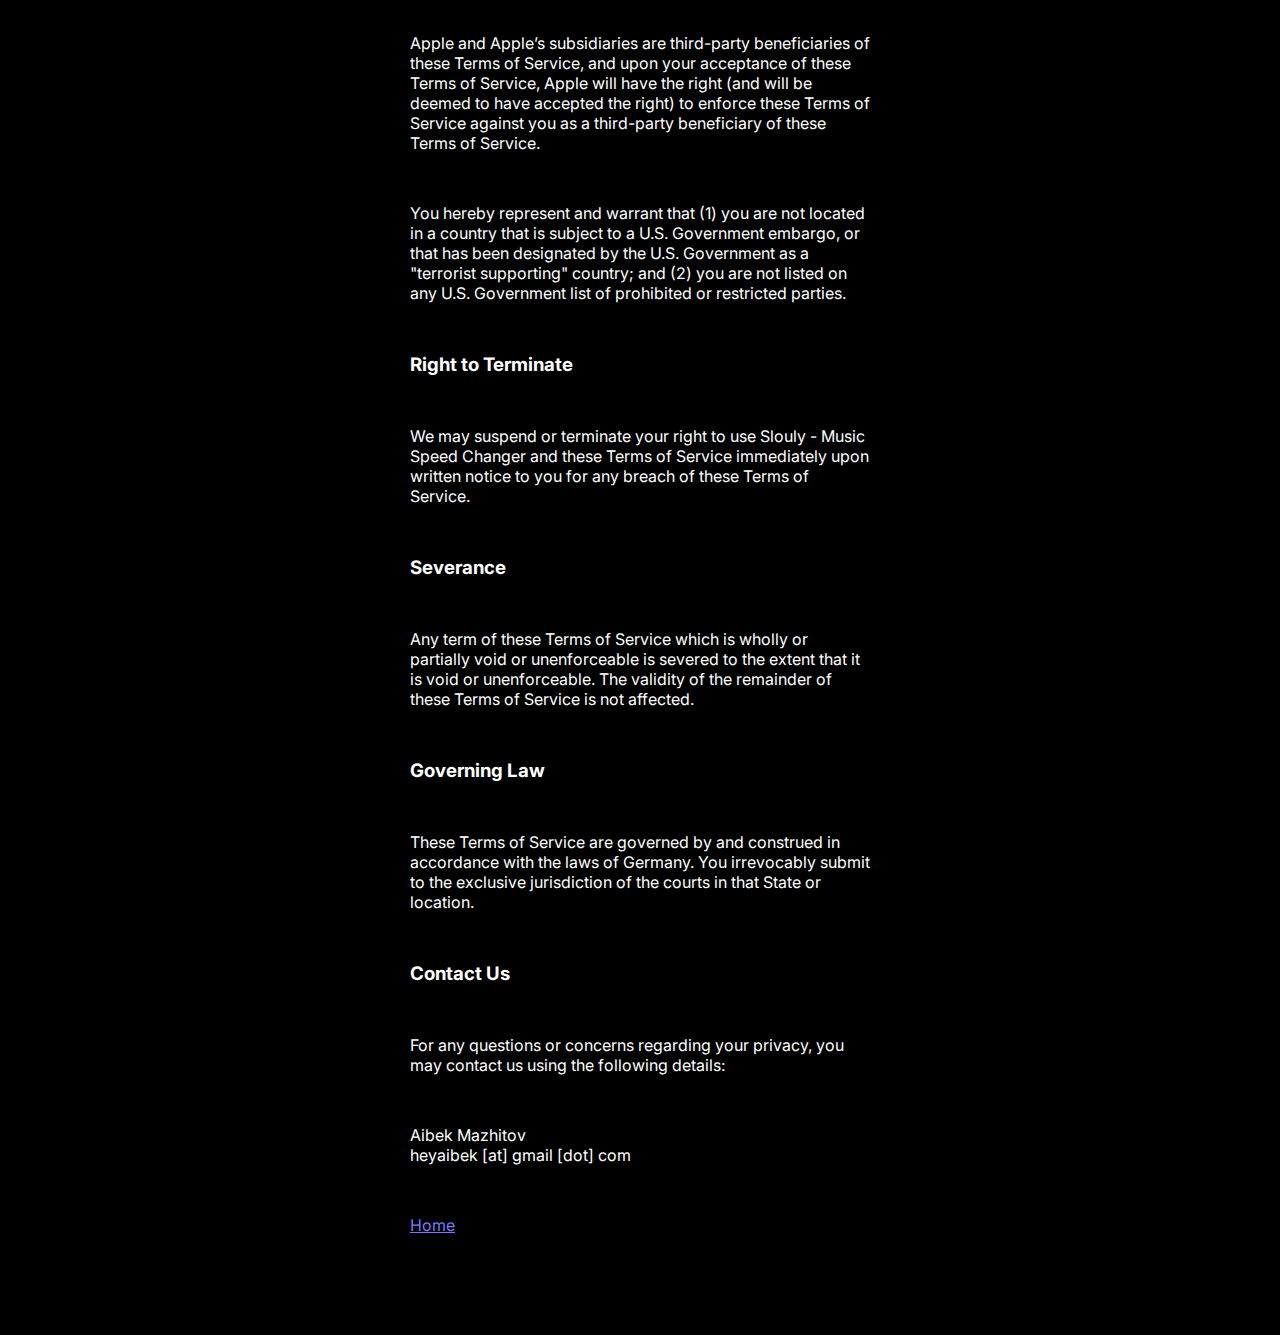
<file: terms.html>
<!DOCTYPE html>
<html lang="en">
<head>
    <meta charset="UTF-8">
    <meta name="viewport" content="width=device-width, initial-scale=1.0">
    <title>Terms of Use for Slouly - Music Speed Changer</title>
    <link rel="stylesheet" href="./index.css">
    <link rel="preconnect" href="https://fonts.googleapis.com">
    <link rel="preconnect" href="https://fonts.gstatic.com" crossorigin>
    <link href="https://fonts.googleapis.com/css2?family=Inter:wght@400;500;600&display=swap" rel="stylesheet">
    <link rel="apple-touch-icon" sizes="180x180" href="./assets/favicon/apple-touch-icon.png">
    <link rel="icon" type="image/png" sizes="32x32" href="./assets/favicon/favicon-32x32.png">
    <link rel="icon" type="image/png" sizes="16x16" href="./assets/favicon/favicon-16x16.png">
    <link rel="manifest" href="./assets/favicon/site.webmanifest">
    <style>
        body {
            text-align: start;
        }
    </style>
</head>
<body>
<main class="container">
    <section>
        <a href="./">
            <img src="./assets/logo.png" alt="Logo" width="80px" height="80px"/>
        </a>
    </section>
    <h2>Terms of Service for Slouly - Music Speed Changer</h2>
    <p>These Terms of Service govern your use of Slouly - Music Speed Changer, our website located at <a
            href="https://getslouly.app">https://getslouly.app</a>,
        and any related services provided by Aibek Mazhitov. </p>
    <p>When you use Slouly - Music Speed Changer, you agree to abide by these Terms of Service and to comply with all
        applicable laws and
        regulations. If you do not agree with these Terms of Service, you are prohibited from further using the app,
        accessing our website, or using any other services provided by Aibek Mazhitov. </p>
    <p>If you access or download Slouly - Music Speed Changer from (1) the Apple App Store, you agree to any Usage Rules set
        forth in the App
        Store Terms of Service; and/or (2) the Google Play Store, you agree to the Android, Google Inc. Terms and Conditions
        including the Google Apps Terms of Service. </p>
    <p>We, Aibek Mazhitov, reserve the right to review and amend any of these Terms of Service at our sole discretion. Upon
        doing so, we will update this page and notify you through the app and/or the email address you provided when you
        created your account. Any changes to these Terms of Service will take effect immediately from the date of
        publication. </p>
    <p>These Terms of Service were last updated on 29 September 2025. </p>
    <h3>Limitations of Use</h3>
    <p>By using Slouly - Music Speed Changer and our website, you warrant on behalf of yourself, any entity who you represent
        who has entered into
        these Terms of Service, and your users that you will not: </p>
    <ol>
        <li>modify, copy, prepare derivative works of, decompile, or reverse engineer Slouly - Music Speed Changer or any
            materials and software
            contained within Slouly - Music Speed Changer or on our website;
        </li>
        <li>remove any copyright or other proprietary notations from Slouly - Music Speed Changer or any materials and software
            contained within
            Slouly - Music Speed Changer or on our website;
        </li>
        <li>transfer Slouly - Music Speed Changer or any of its associated materials to another person or “mirror” the
            materials on any other
            server;
        </li>
        <li>knowingly or negligently use Slouly - Music Speed Changer or any of its associated services in a way that abuses or
            disrupts our
            networks or any other service Aibek Mazhitov provides;
        </li>
        <li>use Slouly - Music Speed Changer or its associated services to transmit or publish any harassing, indecent,
            obscene, fraudulent, or
            unlawful material;
        </li>
        <li>use Slouly - Music Speed Changer or its associated services in violation of any applicable laws or regulations;
        </li>
        <li>use Slouly - Music Speed Changer to send unauthorized advertising or spam;</li>
        <li>harvest, collect, or gather user data without the user’s consent; or</li>
        <li>use Slouly - Music Speed Changer or its associated services in such a way that may infringe the privacy,
            intellectual property rights,
            or other rights of third parties.
        </li>
    </ol>
    <h3>Intellectual Property</h3>
    <p>The intellectual property in the materials in Slouly - Music Speed Changer and on our website are owned by or licensed
        to Aibek Mazhitov.
        You may download Slouly - Music Speed Changer, to view, use, and display the application on your mobile device for your
        personal use
        only. </p>
    <p>This constitutes the grant of a license, not a transfer of title. This license shall automatically terminate if you
        violate any of these restrictions or these Terms of Service, and may be terminated by Aibek Mazhitov at any
        time. </p>
    <h3>Automatic Updates</h3>
    <p>You give us permission to download and install updates to Slouly - Music Speed Changer on your device in accordance with
        your privacy
        preferences. This permission can be revoked at any time by deleting Slouly - Music Speed Changer from your device. </p>
    <h3>Liability</h3>
    <p>Slouly - Music Speed Changer and the materials in Slouly - Music Speed Changer and on our website are provided on an 'as
        is' basis. To the extent permitted by
        law, Aibek Mazhitov makes no warranties, expressed or implied, and hereby disclaims and negates all other warranties
        including, without limitation, implied warranties or conditions of merchantability, fitness for a particular
        purpose, or non-infringement of intellectual property, or other violation of rights. </p>
    <p>In no event shall Aibek Mazhitov or its suppliers be liable for any consequential loss suffered or incurred by you or
        any third party arising from the use or inability to use Slouly - Music Speed Changer, our website, or any other
        services provided by
        Aibek Mazhitov or the materials in Slouly - Music Speed Changer, even if Aibek Mazhitov or an authorized representative
        has been notified,
        orally or in writing, of the possibility of such damage. </p>
    <p>In the context of this agreement, &ldquo;consequential loss&rdquo; includes any consequential loss, indirect loss,
        real or anticipated loss of profit, loss of benefit, loss of revenue, loss of business, loss of goodwill, loss of
        opportunity, loss of savings, loss of reputation, loss of use and/or loss or corruption of data, whether under
        statute, contract, equity, tort (including negligence), indemnity, or otherwise. </p>
    <p>Because some jurisdictions do not allow limitations on implied warranties, or limitations of liability for
        consequential or incidental damages, these limitations may not apply to you. </p>
    <h3>Accuracy of Materials</h3>
    <p>The materials appearing in Slouly - Music Speed Changer or on our website are not comprehensive and are for general
        information purposes
        only. To the extent permitted by law, Aibek Mazhitov does not warrant or make any representations concerning the
        accuracy, likely results, or reliability of the use of the materials in Slouly - Music Speed Changer or on our website,
        or otherwise
        relating to such materials or on any resources linked to Slouly - Music Speed Changer and our website. </p>
    <h3>Links</h3>
    <p>Aibek Mazhitov has not reviewed all of the sites linked to Slouly - Music Speed Changer or on its corresponding website
        and is not
        responsible for the contents of any such linked site. The inclusion of any link does not imply endorsement,
        approval, or control by Aibek Mazhitov of the site. Use of any such linked website is at your own risk and we
        strongly advise you make your own investigations with respect to the suitability of those sites. </p>
    <h3>Notice regarding Apple</h3>
    <p>To the extent that you are using or accessing Slouly - Music Speed Changer on an iOS device, you acknowledge and agree
        to the terms of this
        clause. You acknowledge that these Terms of Service are between you and Aibek Mazhitov only, not with Apple Inc.
        (Apple), and Apple is not responsible for Slouly - Music Speed Changer and any materials available in Slouly - Music Speed Changer. </p>
    <p>Apple has no obligation to furnish you with any maintenance and support services with respect to Slouly - Music Speed Changer. </p>
    <p>If Slouly - Music Speed Changer fails to conform to any applicable warranty, you may notify Apple and Apple will refund
        the purchase price
        of the mobile application to you. To the maximum extent permitted by applicable law, Apple will have no other
        warranty obligation whatsoever with respect to Slouly - Music Speed Changer and any other claims, losses, liabilities,
        damages, costs, or
        expenses attributable to any failure to conform to any warranty will be our responsibility. </p>
    <p>Apple is not responsible for addressing any claims by you or any third party relating to Slouly - Music Speed Changer or
        your use of
        Slouly - Music Speed Changer, including but not limited to (1) product liability claims; (2) any claim that our mobile
        application fails
        to conform to any applicable legal or regulatory requirement; and (3) claims arising under consumer protection or
        similar legislation. </p>
    <p>Apple is not responsible for the investigation, defence, settlement, and discharge of any third-party claim that our
        mobile application infringes that third party’s intellectual property rights. </p>
    <p>You agree to comply with any applicable third-party terms when using Slouly - Music Speed Changer, including any Usage
        Rules set forth in
        the Apple App Store Agreement of Service. </p>
    <p>Apple and Apple’s subsidiaries are third-party beneficiaries of these Terms of Service, and upon your acceptance of
        these Terms of Service, Apple will have the right (and will be deemed to have accepted the right) to enforce these
        Terms of Service against you as a third-party beneficiary of these Terms of Service. </p>
    <p>You hereby represent and warrant that (1) you are not located in a country that is subject to a U.S. Government
        embargo, or that has been designated by the U.S. Government as a "terrorist supporting" country; and (2) you are not
        listed on any U.S. Government list of prohibited or restricted parties. </p>
    <h3>Right to Terminate</h3>
    <p>We may suspend or terminate your right to use Slouly - Music Speed Changer and these Terms of Service immediately upon
        written notice to
        you for any breach of these Terms of Service. </p>
    <h3>Severance</h3>
    <p>Any term of these Terms of Service which is wholly or partially void or unenforceable is severed to the extent that
        it is void or unenforceable. The validity of the remainder of these Terms of Service is not affected. </p>
    <h3>Governing Law</h3>
    <p>These Terms of Service are governed by and construed in accordance with the laws of Germany. You irrevocably submit
        to the exclusive jurisdiction of the courts in that State or location. </p>
    <h3>Contact Us</h3>
    <p>For any questions or concerns regarding your privacy, you may contact us using the following details: </p>
    <p>Aibek Mazhitov<br/>
        <span>heyaibek [at] gmail [dot] com</span>
    </p>
    <section>
        <a href="./">Home</a>
    </section>
</main>
</body>
</html>
</file>
<file: index.css>
@font-face {
    font-family: 'Aeonik';
    src: url('./assets/fonts/Aeonik-Regular.woff2') format('woff2'),
         url('./assets/fonts/Aeonik-Regular.woff') format('woff');
    font-weight: normal;
    font-style: normal;
}

@font-face {
    font-family: 'Aeonik';
    src: url('./assets/fonts/Aeonik-Medium.woff2') format('woff2'),
         url('./assets/fonts/Aeonik-Medium.woff') format('woff');
    font-weight: 500;
    font-style: normal;
}

* {
    margin: 0;
    padding: 0;
    box-sizing: border-box;
}

html {
    background: black;
    background-size: contain;
}

body {
    text-align: center;
    color: white;
    font-family: 'Inter', -apple-system, BlinkMacSystemFont, system-ui, sans-serif;
}

.container {
    width: 100%;
    max-width: 500px;
    margin: 0 auto;
    padding: 100px 20px;
}

.container > *:not(:last-child) {
    margin-bottom: 50px;
}

video {
    width: 100%;
    max-width: 250px;
    border-radius: 20px;
}

a {
    color: #7A78FF;
}

ul, ol {
    margin-left: 16px;
}

ul.features, ol.features {
    list-style: none;
}

ul.features > li, ol.features > li{
    margin-bottom: 10px;
}

.secondary {
    opacity: 0.5;
}

.pre-release {
    background: linear-gradient(135deg, #7A78FF 0%, #5A58E5 100%);
    border-radius: 20px;
    padding: 30px 20px;
    margin: 40px 0;
}

.pre-release h2 {
    color: white;
    margin-bottom: 15px;
}

.pre-release .secondary {
    opacity: 0.9;
    margin-bottom: 25px;
}

.cta-button {
    display: inline-block;
    background: white;
    color: #7A78FF;
    padding: 15px 30px;
    border-radius: 25px;
    text-decoration: none;
    font-weight: 600;
    font-size: 16px;
    transition: all 0.3s ease;
    margin-bottom: 15px;
}

.cta-button:hover {
    transform: translateY(-2px);
    box-shadow: 0 8px 25px rgba(0, 0, 0, 0.2);
}

.small-text {
    font-size: 14px;
    opacity: 0.7;
    margin: 0;
}
</file>
